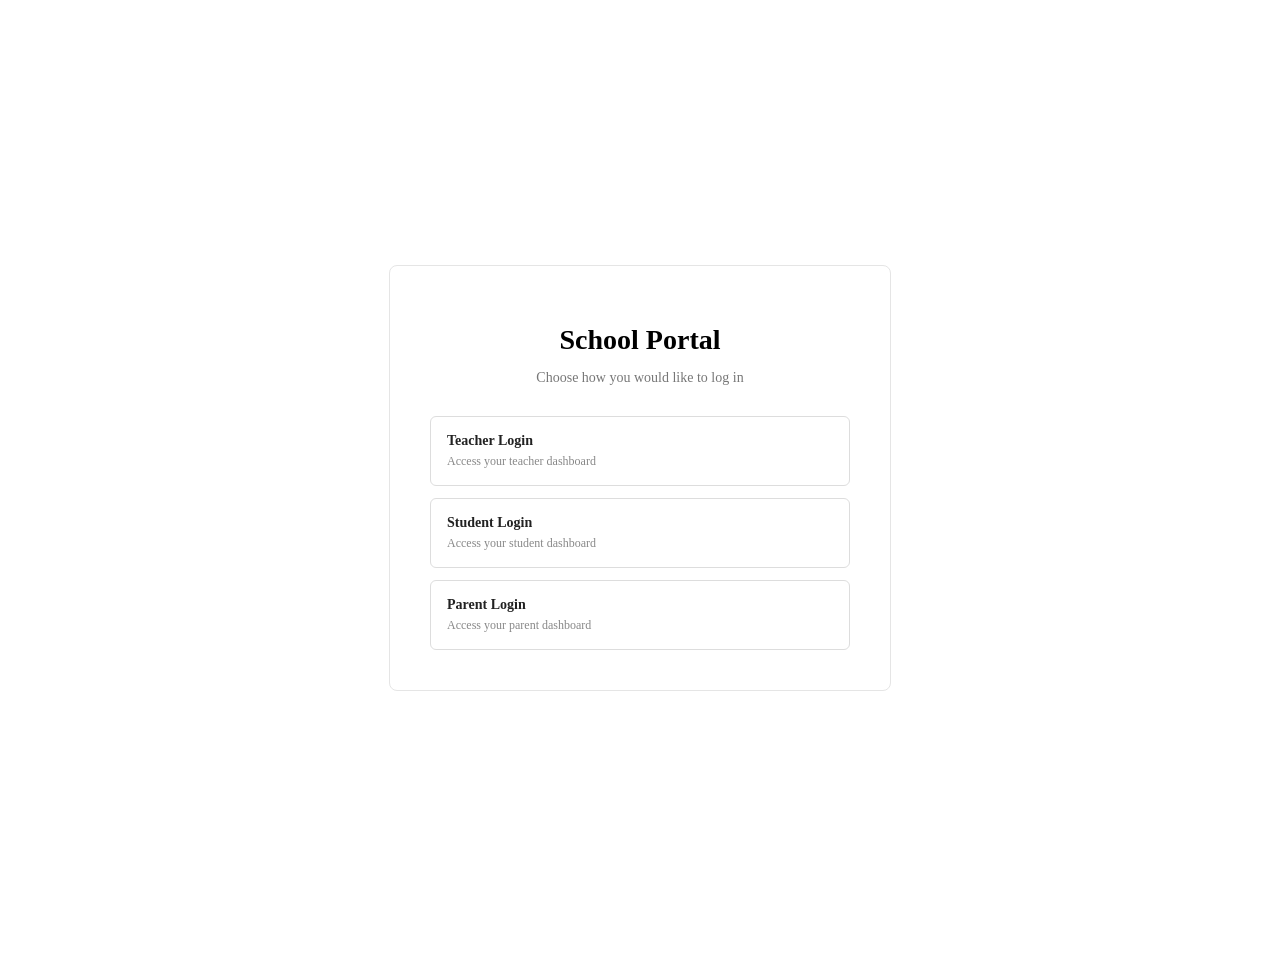
<file: index.html>
<!DOCTYPE html>

<html lang="en">
<head>
    <meta charset="UTF-8">
    <meta name="viewport" content="width=device-width, initial-scale=1.0">
    <title>School Portal - Login</title>
    <link rel="stylesheet" href="style.css">
</head>

<body>

<div class="login-container">

    <div class="login-box">

        <h1>School Portal</h1>
        <p class="subtitle">Choose how you would like to log in</p>

        <div class="login-options">

            <a href="teacher.html" class="login-button">
                <strong>Teacher Login</strong>
                <small>Access your teacher dashboard</small>
            </a>

            <a href="student.html" class="login-button">
                <strong>Student Login</strong>
                <small>Access your student dashboard</small>
            </a>

            <a href="parent.html" class="login-button">
                <strong>Parent Login</strong>
                <small>Access your parent dashboard</small>
            </a>

        </div>

    </div>

</div>

</body>
</html>
</file>
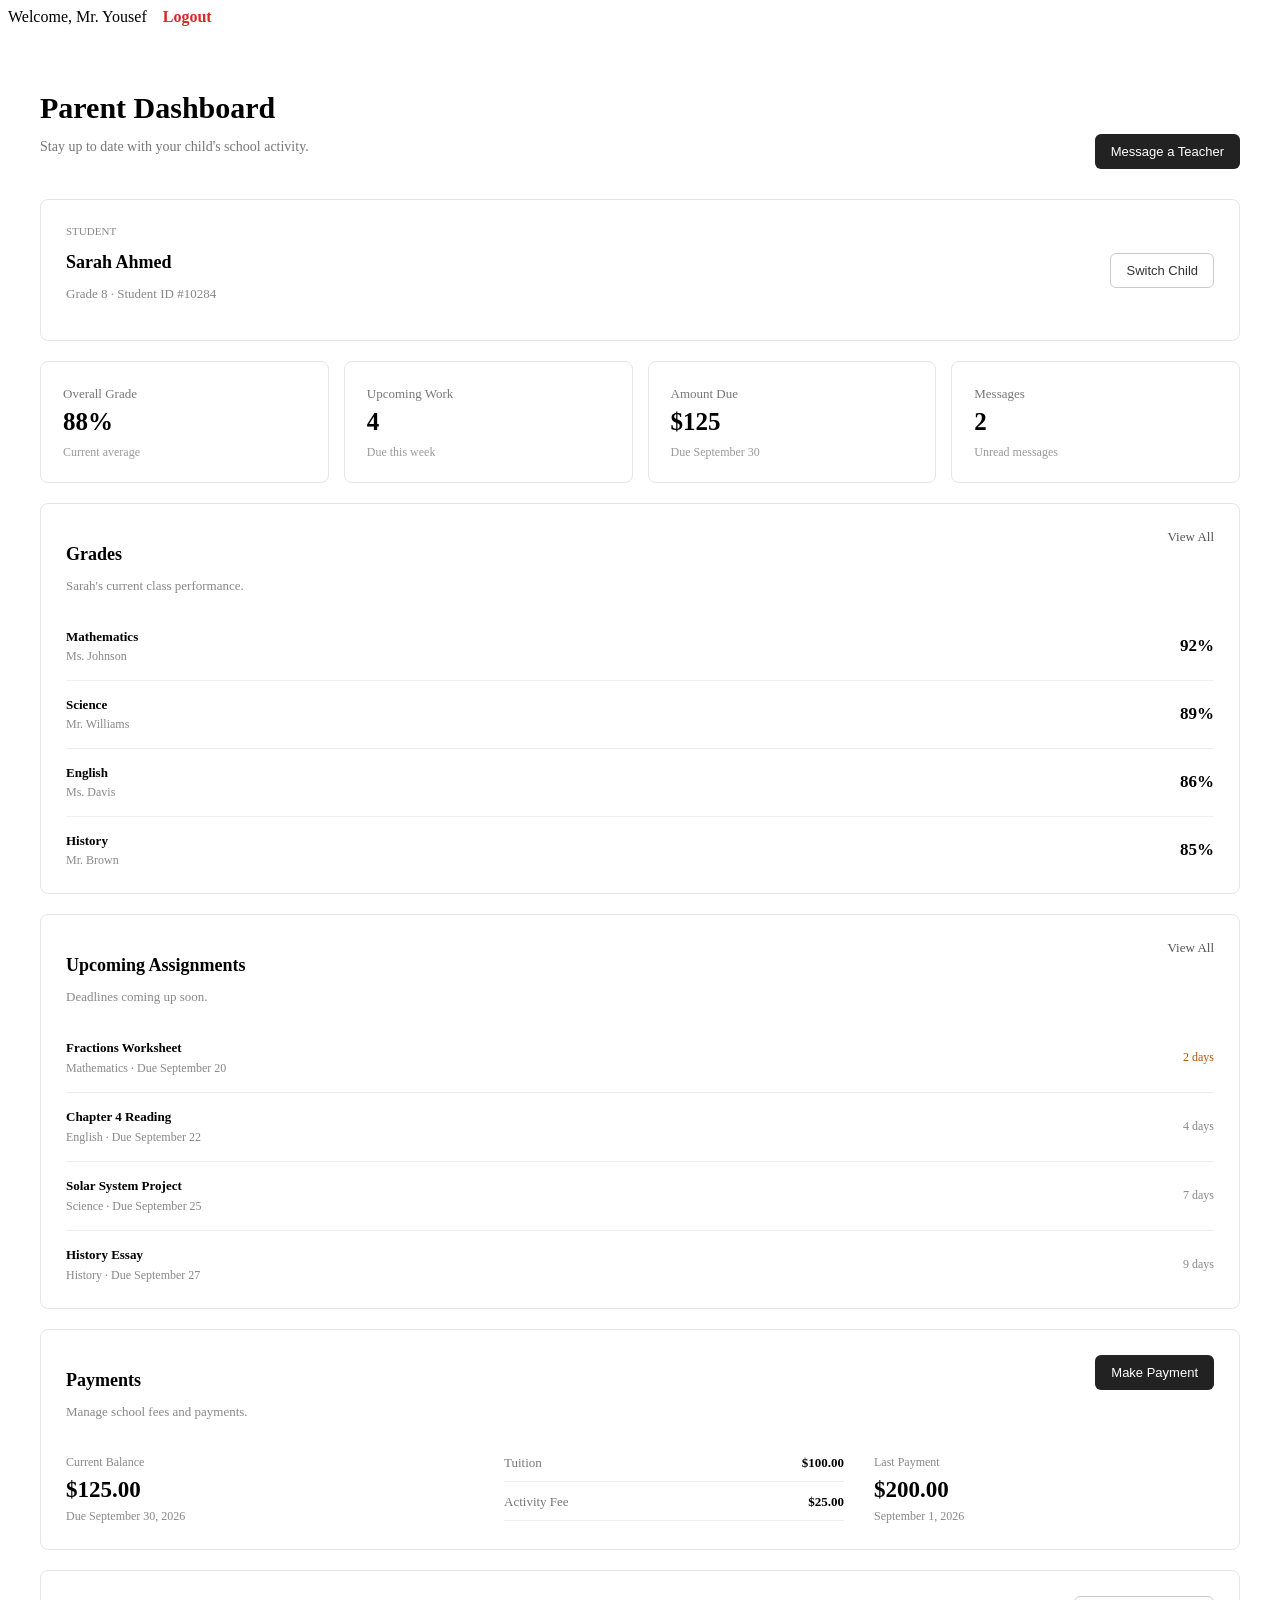
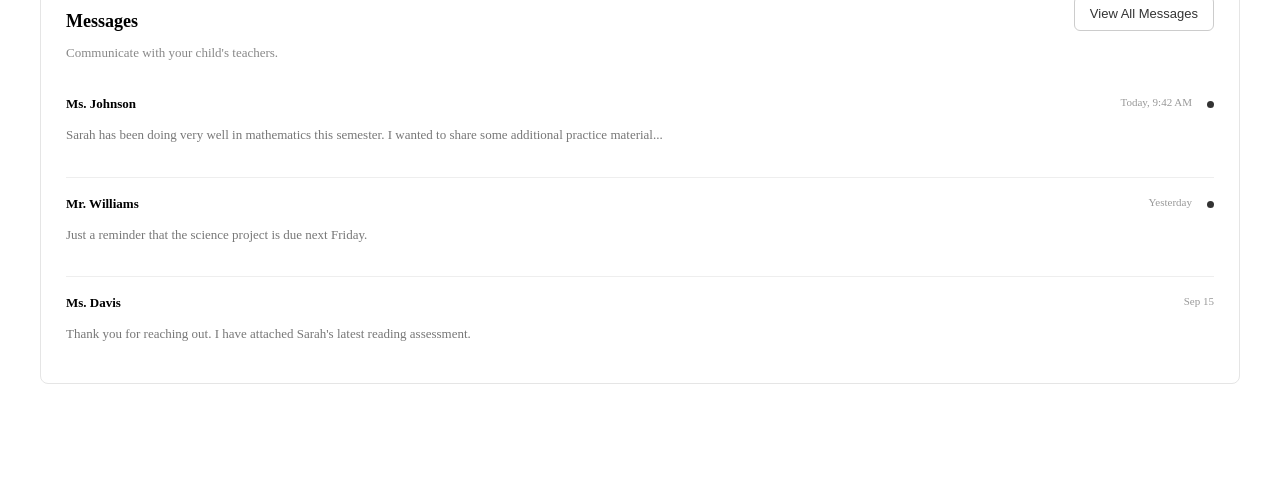
<file: parent.html>
<!doctype html>

<html lang="en">

<head>
    <meta charset="UTF-8" />
    <meta name="viewport" content="width=device-width, initial-scale=1.0" />
    <title>Parent Dashboard</title>
    <link rel="stylesheet" href="style.css" />
</head>

<body>

<!-- TOP NAVIGATION -->
<nav class="navbar">
    <!-- <div class="logo">School Portal</div> -->

    <div class="teacher-info">
        <span>Welcome, Mr. Yousef </span>
        <a href="index.html" class="logout-btn">Logout</a>
    </div>
</nav>

<!-- MAIN CONTENT -->
<main class="parent-main">

    <!-- PAGE HEADER -->
    <div class="parent-header">
        <div>
            <h1>Parent Dashboard</h1>
            <p>Stay up to date with your child's school activity.</p>
        </div>

        <button class="primary-button">Message a Teacher</button>
    </div>

    <!-- CHILD INFORMATION -->
    <section class="parent-section child-section">
        <div>
            <span class="section-label">Student</span>
            <h2>Sarah Ahmed</h2>
            <p>Grade 8 · Student ID #10284</p>
        </div>

        <button class="secondary-button">Switch Child</button>
    </section>

    <!-- QUICK OVERVIEW -->
    <section class="overview-section">

        <div class="parent-summary-card">
            <span class="summary-label">Overall Grade</span>
            <h2>88%</h2>
            <span class="summary-small">Current average</span>
        </div>

        <div class="parent-summary-card">
            <span class="summary-label">Upcoming Work</span>
            <h2>4</h2>
            <span class="summary-small">Due this week</span>
        </div>

        <div class="parent-summary-card">
            <span class="summary-label">Amount Due</span>
            <h2>$125</h2>
            <span class="summary-small">Due September 30</span>
        </div>

        <div class="parent-summary-card">
            <span class="summary-label">Messages</span>
            <h2>2</h2>
            <span class="summary-small">Unread messages</span>
        </div>

    </section>

    <!-- GRADES -->
    <section class="parent-section">

        <div class="parent-section-header">
            <div>
                <h2>Grades</h2>
                <p>Sarah's current class performance.</p>
            </div>

            <a href="#">View All</a>
        </div>

        <div class="subject-list">

            <div class="subject-row">
                <div>
                    <strong>Mathematics</strong>
                    <span>Ms. Johnson</span>
                </div>

                <strong class="grade-value">92%</strong>
            </div>

            <div class="subject-row">
                <div>
                    <strong>Science</strong>
                    <span>Mr. Williams</span>
                </div>

                <strong class="grade-value">89%</strong>
            </div>

            <div class="subject-row">
                <div>
                    <strong>English</strong>
                    <span>Ms. Davis</span>
                </div>

                <strong class="grade-value">86%</strong>
            </div>

            <div class="subject-row">
                <div>
                    <strong>History</strong>
                    <span>Mr. Brown</span>
                </div>

                <strong class="grade-value">85%</strong>
            </div>

        </div>

    </section>

    <!-- UPCOMING ASSIGNMENTS -->
    <section class="parent-section">

        <div class="parent-section-header">
            <div>
                <h2>Upcoming Assignments</h2>
                <p>Deadlines coming up soon.</p>
            </div>

            <a href="#">View All</a>
        </div>

        <div class="assignment-list">

            <div class="assignment-item">
                <div class="assignment-info">
                    <strong>Fractions Worksheet</strong>
                    <span>Mathematics · Due September 20</span>
                </div>

                <span class="due-soon">2 days</span>
            </div>

            <div class="assignment-item">
                <div class="assignment-info">
                    <strong>Chapter 4 Reading</strong>
                    <span>English · Due September 22</span>
                </div>

                <span class="due-date">4 days</span>
            </div>

            <div class="assignment-item">
                <div class="assignment-info">
                    <strong>Solar System Project</strong>
                    <span>Science · Due September 25</span>
                </div>

                <span class="due-date">7 days</span>
            </div>

            <div class="assignment-item">
                <div class="assignment-info">
                    <strong>History Essay</strong>
                    <span>History · Due September 27</span>
                </div>

                <span class="due-date">9 days</span>
            </div>

        </div>

    </section>

    <!-- PAYMENTS -->
    <section class="parent-section">

        <div class="parent-section-header">
            <div>
                <h2>Payments</h2>
                <p>Manage school fees and payments.</p>
            </div>

            <button class="primary-button">Make Payment</button>
        </div>

        <div class="payment-overview">

            <div class="payment-due">
                <span class="payment-label">Current Balance</span>
                <strong>$125.00</strong>
                <span class="payment-due-date">
                    Due September 30, 2026
                </span>
            </div>

            <div class="payment-details">

                <div>
                    <span>Tuition</span>
                    <strong>$100.00</strong>
                </div>

                <div>
                    <span>Activity Fee</span>
                    <strong>$25.00</strong>
                </div>

            </div>

            <div class="payment-history">
                <span class="payment-label">Last Payment</span>
                <strong>$200.00</strong>
                <span>September 1, 2026</span>
            </div>

        </div>

    </section>

    <!-- MESSAGES -->
    <section class="parent-section">

        <div class="parent-section-header">
            <div>
                <h2>Messages</h2>
                <p>Communicate with your child's teachers.</p>
            </div>

            <button class="secondary-button">View All Messages</button>
        </div>

        <div class="message-list">

            <div class="message-item">

                <div class="message-content">
                    <div class="message-top">
                        <strong>Ms. Johnson</strong>
                        <span>Today, 9:42 AM</span>
                    </div>

                    <p>
                        Sarah has been doing very well in mathematics this
                        semester. I wanted to share some additional
                        practice material...
                    </p>
                </div>

                <span class="unread-dot"></span>

            </div>

            <div class="message-item">

                <div class="message-content">
                    <div class="message-top">
                        <strong>Mr. Williams</strong>
                        <span>Yesterday</span>
                    </div>

                    <p>
                        Just a reminder that the science project is due
                        next Friday.
                    </p>
                </div>

                <span class="unread-dot"></span>

            </div>

            <div class="message-item">

                <div class="message-content">
                    <div class="message-top">
                        <strong>Ms. Davis</strong>
                        <span>Sep 15</span>
                    </div>

                    <p>
                        Thank you for reaching out. I have attached Sarah's
                        latest reading assessment.
                    </p>
                </div>

            </div>

        </div>

    </section>

</main>


</body>
</html>
</file>
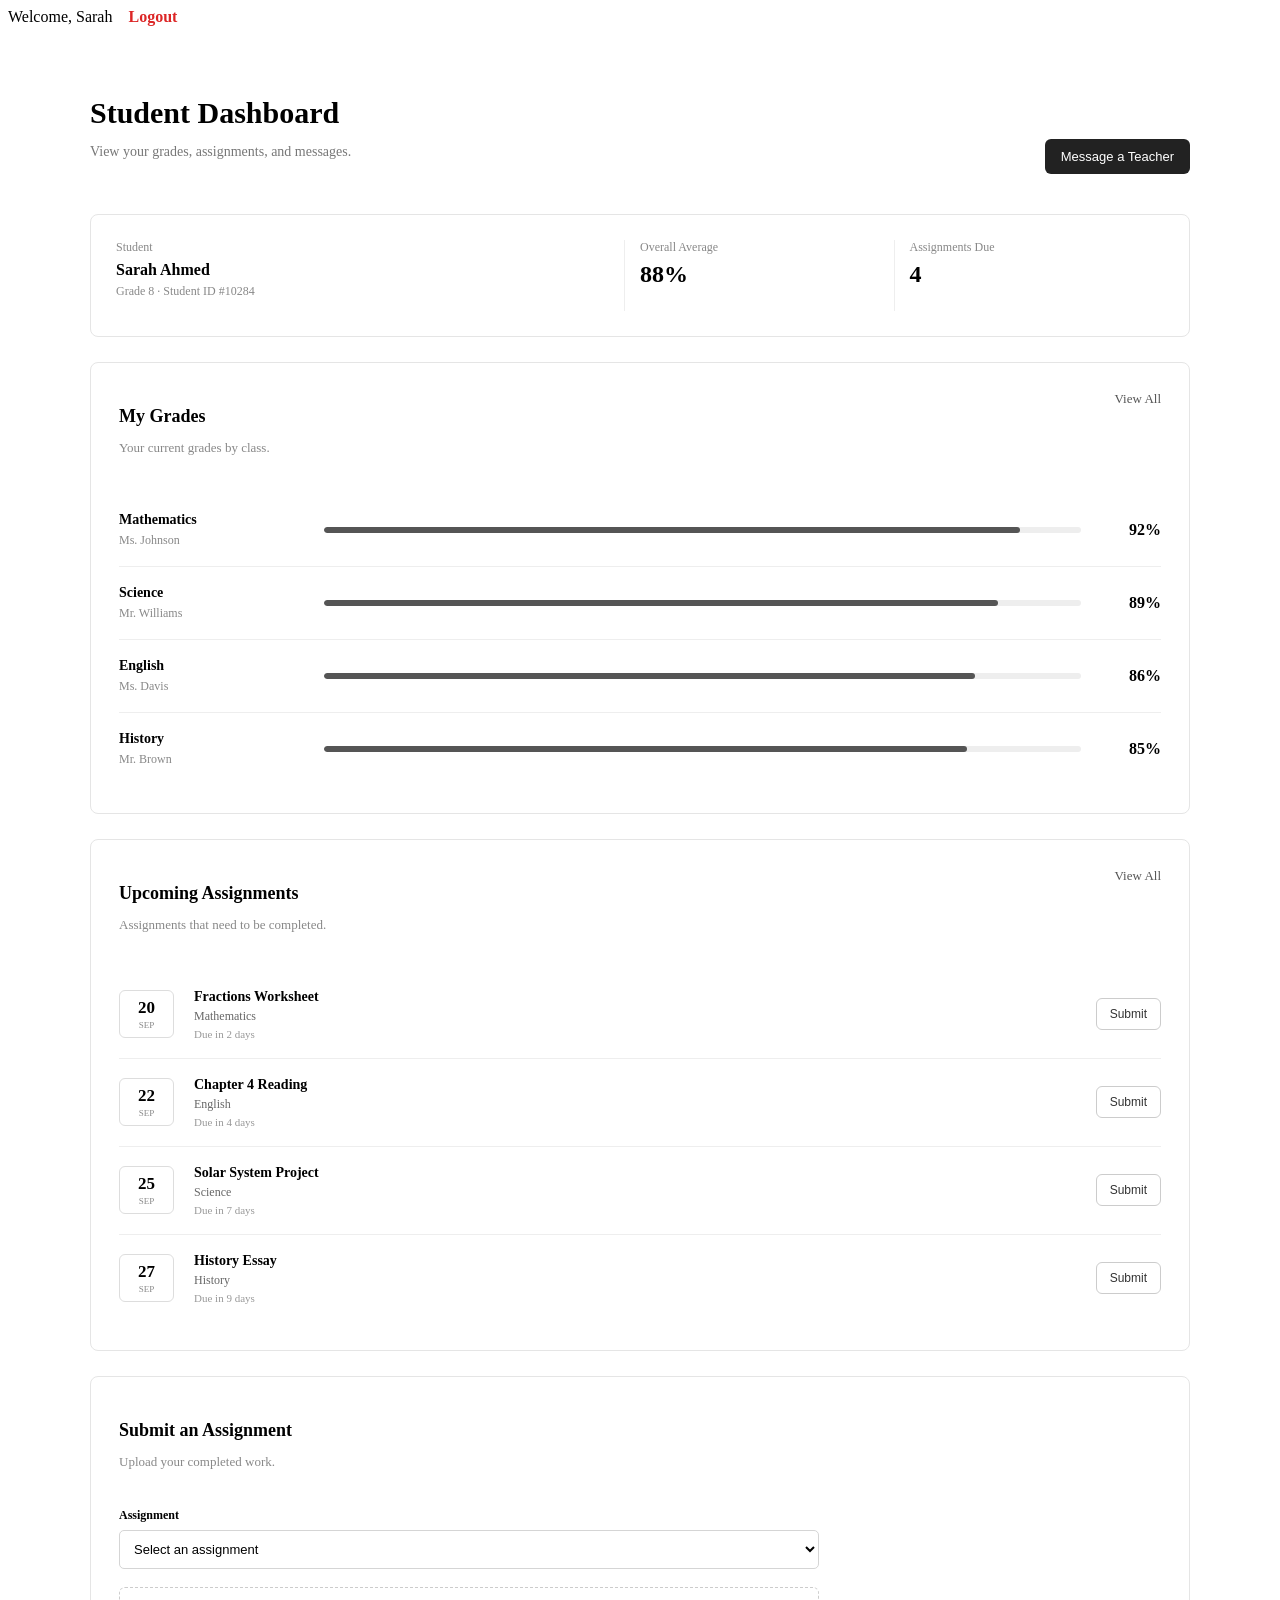
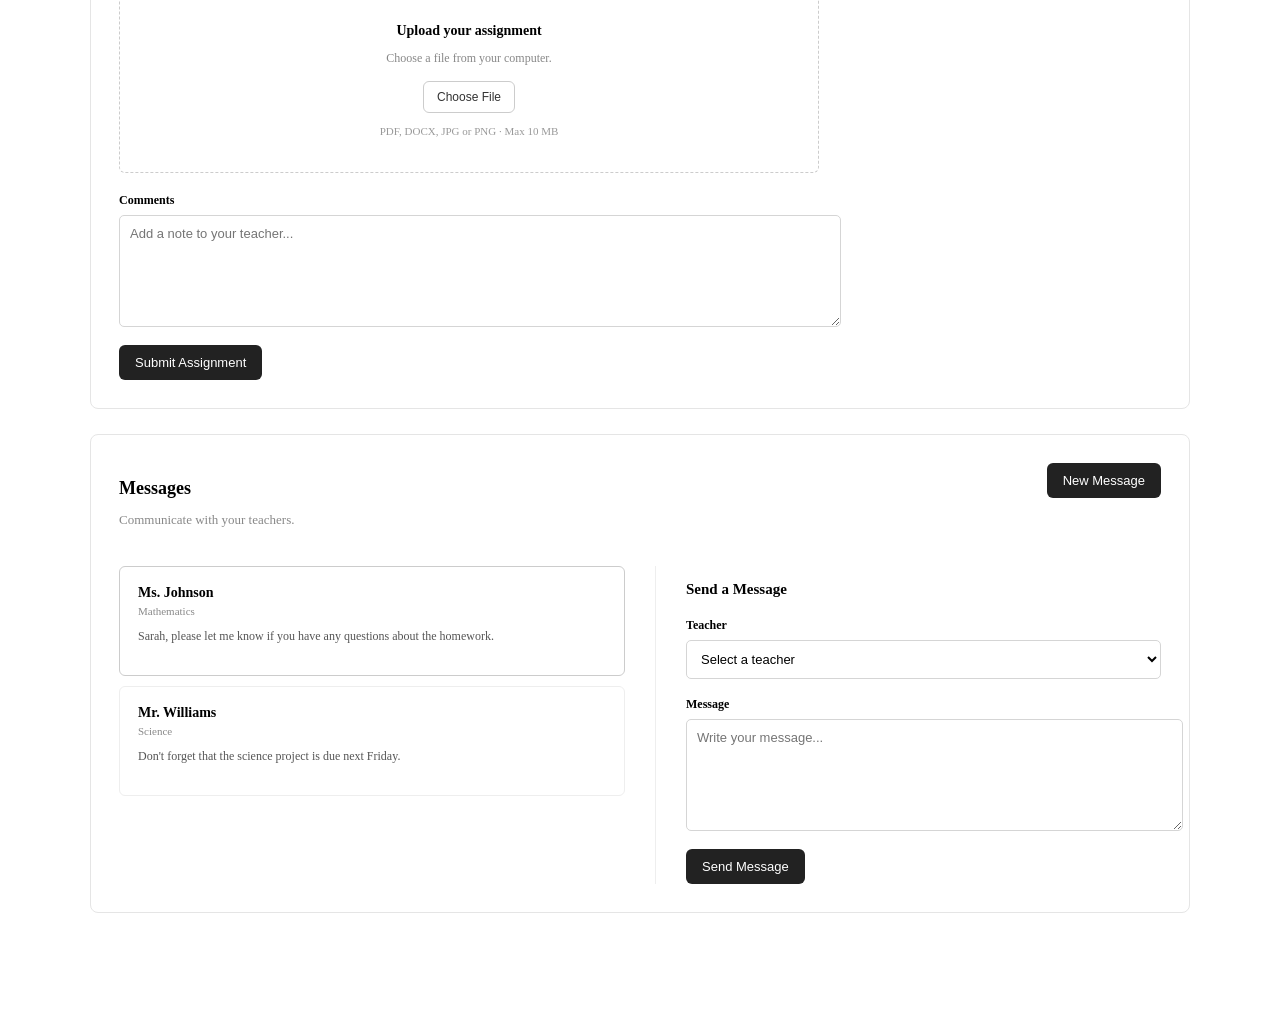
<file: student.html>
<!DOCTYPE html>

<html lang="en">

<head>
    <meta charset="UTF-8">
    <meta name="viewport" content="width=device-width, initial-scale=1.0">
    <title>Student Dashboard</title>
    <link rel="stylesheet" href="style.css">
</head>

<body>

<nav class="navbar">
    <div class="student-info">
        <span>Welcome, Sarah</span>
        <a href="index.html" class="logout-btn">Logout</a>
    </div>
</nav>


<main class="student-main">

    <!-- PAGE HEADER -->

    <div class="student-header">

        <div>
            <h1>Student Dashboard</h1>
            <p>View your grades, assignments, and messages.</p>
        </div>

        <button class="primary-button">
            Message a Teacher
        </button>

    </div>


    <!-- OVERVIEW -->

    <section class="student-overview">

        <div>
            <span class="overview-label">Student</span>
            <strong>Sarah Ahmed</strong>
            <p>Grade 8 · Student ID #10284</p>
        </div>

        <div>
            <span class="overview-label">Overall Average</span>
            <strong class="overview-number">88%</strong>
        </div>

        <div>
            <span class="overview-label">Assignments Due</span>
            <strong class="overview-number">4</strong>
        </div>

    </section>


    <!-- GRADES -->

    <section class="student-section">

        <div class="student-section-header">

            <div>
                <h2>My Grades</h2>
                <p>Your current grades by class.</p>
            </div>

            <a href="#">View All</a>

        </div>


        <div class="student-grade-list">

            <div class="student-grade-row">

                <div class="subject-details">
                    <strong>Mathematics</strong>
                    <span>Ms. Johnson</span>
                </div>

                <div class="grade-bar-container">
                    <div class="student-progress-bar">
                        <div
                            class="student-progress-fill"
                            style="width: 92%;">
                        </div>
                    </div>
                </div>

                <strong class="student-grade">92%</strong>

            </div>


            <div class="student-grade-row">

                <div class="subject-details">
                    <strong>Science</strong>
                    <span>Mr. Williams</span>
                </div>

                <div class="grade-bar-container">
                    <div class="student-progress-bar">
                        <div
                            class="student-progress-fill"
                            style="width: 89%;">
                        </div>
                    </div>
                </div>

                <strong class="student-grade">89%</strong>

            </div>


            <div class="student-grade-row">

                <div class="subject-details">
                    <strong>English</strong>
                    <span>Ms. Davis</span>
                </div>

                <div class="grade-bar-container">
                    <div class="student-progress-bar">
                        <div
                            class="student-progress-fill"
                            style="width: 86%;">
                        </div>
                    </div>
                </div>

                <strong class="student-grade">86%</strong>

            </div>


            <div class="student-grade-row">

                <div class="subject-details">
                    <strong>History</strong>
                    <span>Mr. Brown</span>
                </div>

                <div class="grade-bar-container">
                    <div class="student-progress-bar">
                        <div
                            class="student-progress-fill"
                            style="width: 85%;">
                        </div>
                    </div>
                </div>

                <strong class="student-grade">85%</strong>

            </div>

        </div>

    </section>


    <!-- UPCOMING ASSIGNMENTS -->

    <section class="student-section">

        <div class="student-section-header">

            <div>
                <h2>Upcoming Assignments</h2>
                <p>Assignments that need to be completed.</p>
            </div>

            <a href="#">View All</a>

        </div>


        <div class="student-assignment-list">

            <div class="student-assignment">

                <div class="student-assignment-date">
                    <strong>20</strong>
                    <span>SEP</span>
                </div>

                <div class="student-assignment-info">
                    <strong>Fractions Worksheet</strong>
                    <span>Mathematics</span>
                    <small>Due in 2 days</small>
                </div>

                <button class="secondary-button">
                    Submit
                </button>

            </div>


            <div class="student-assignment">

                <div class="student-assignment-date">
                    <strong>22</strong>
                    <span>SEP</span>
                </div>

                <div class="student-assignment-info">
                    <strong>Chapter 4 Reading</strong>
                    <span>English</span>
                    <small>Due in 4 days</small>
                </div>

                <button class="secondary-button">
                    Submit
                </button>

            </div>


            <div class="student-assignment">

                <div class="student-assignment-date">
                    <strong>25</strong>
                    <span>SEP</span>
                </div>

                <div class="student-assignment-info">
                    <strong>Solar System Project</strong>
                    <span>Science</span>
                    <small>Due in 7 days</small>
                </div>

                <button class="secondary-button">
                    Submit
                </button>

            </div>


            <div class="student-assignment">

                <div class="student-assignment-date">
                    <strong>27</strong>
                    <span>SEP</span>
                </div>

                <div class="student-assignment-info">
                    <strong>History Essay</strong>
                    <span>History</span>
                    <small>Due in 9 days</small>
                </div>

                <button class="secondary-button">
                    Submit
                </button>

            </div>

        </div>

    </section>


    <!-- SUBMIT ASSIGNMENT -->

    <section class="student-section">

        <div class="student-section-header">

            <div>
                <h2>Submit an Assignment</h2>
                <p>Upload your completed work.</p>
            </div>

        </div>


        <div class="submission-form">

            <div class="form-group">

                <label>Assignment</label>

                <select>
                    <option>Select an assignment</option>
                    <option>Fractions Worksheet</option>
                    <option>Chapter 4 Reading</option>
                    <option>Solar System Project</option>
                    <option>History Essay</option>
                </select>

            </div>


            <div class="upload-area">

                <strong>Upload your assignment</strong>

                <p>
                    Choose a file from your computer.
                </p>

                <button class="secondary-button">
                    Choose File
                </button>

                <span>
                    PDF, DOCX, JPG or PNG · Max 10 MB
                </span>

            </div>


            <div class="form-group">

                <label>Comments</label>

                <textarea
                    placeholder="Add a note to your teacher..."></textarea>

            </div>


            <button class="primary-button">
                Submit Assignment
            </button>

        </div>

    </section>


    <!-- MESSAGES -->

    <section class="student-section">

        <div class="student-section-header">

            <div>
                <h2>Messages</h2>
                <p>Communicate with your teachers.</p>
            </div>

            <button class="primary-button">
                New Message
            </button>

        </div>


        <div class="student-message-layout">

            <!-- MESSAGE LIST -->

            <div class="student-message-list">

                <div class="student-message-item active-message">

                    <div>
                        <strong>Ms. Johnson</strong>
                        <span>Mathematics</span>

                        <p>
                            Sarah, please let me know if you have
                            any questions about the homework.
                        </p>
                    </div>

                </div>


                <div class="student-message-item">

                    <div>
                        <strong>Mr. Williams</strong>
                        <span>Science</span>

                        <p>
                            Don't forget that the science project
                            is due next Friday.
                        </p>
                    </div>

                </div>

            </div>


            <!-- NEW MESSAGE -->

            <div class="new-message">

                <h3>Send a Message</h3>


                <div class="form-group">

                    <label>Teacher</label>

                    <select>

                        <option>Select a teacher</option>

                        <option>
                            Ms. Johnson - Mathematics
                        </option>

                        <option>
                            Mr. Williams - Science
                        </option>

                        <option>
                            Ms. Davis - English
                        </option>

                        <option>
                            Mr. Brown - History
                        </option>

                    </select>

                </div>


                <div class="form-group">

                    <label>Message</label>

                    <textarea
                        class="message-textarea"
                        placeholder="Write your message..."></textarea>

                </div>


                <button class="primary-button">
                    Send Message
                </button>

            </div>

        </div>

    </section>

</main>


</body>
</html>
</file>
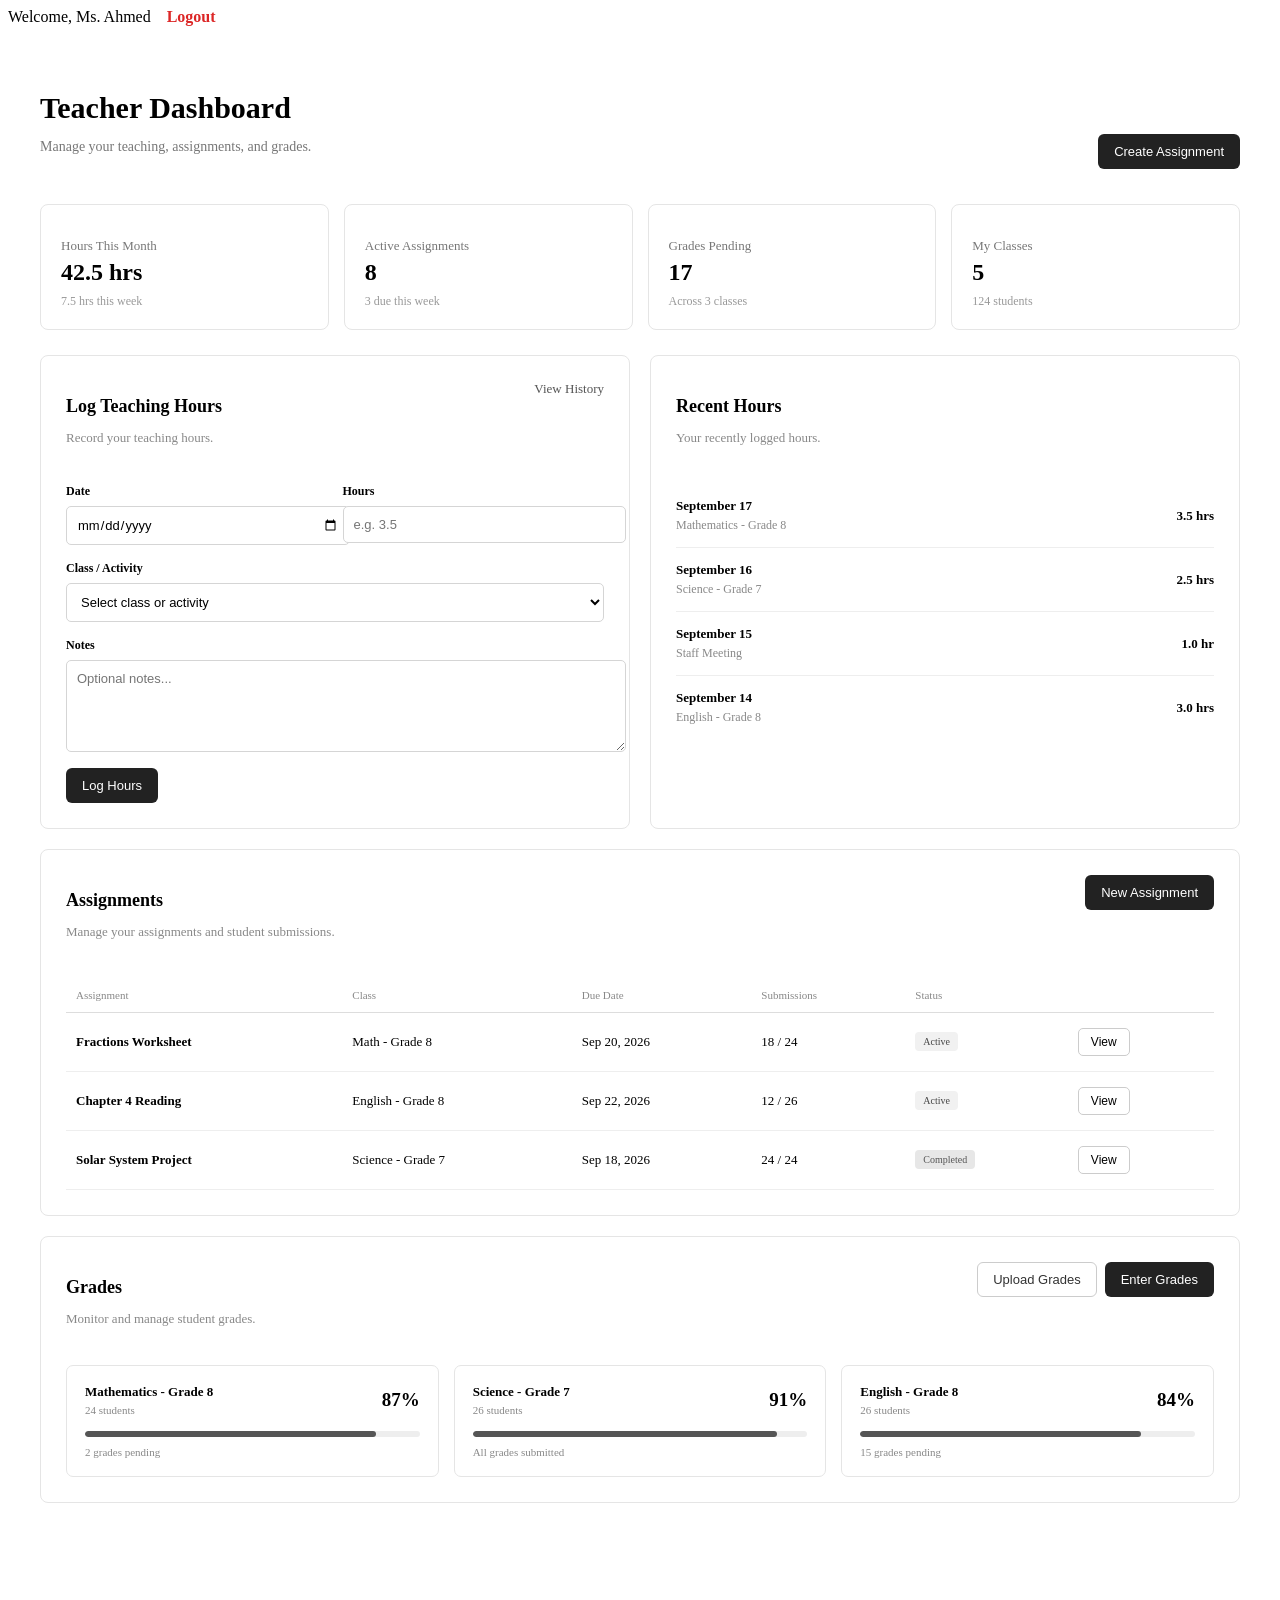
<file: teacher.html>
<!DOCTYPE html>
<html lang="en">

<head>
    <meta charset="UTF-8">
    <meta name="viewport" content="width=device-width, initial-scale=1.0">
    <title>Teacher Dashboard</title>
    <link rel="stylesheet" href="style.css">
</head>

<body>

    <!-- TOP NAVIGATION -->

    <nav class="navbar">

        <!-- <div class="logo">
            School Portal
        </div> -->

        <div class="teacher-info">
            <span>Welcome, Ms. Ahmed</span>
            <a href="index.html" class="logout-btn">Logout</a>
        </div>

    </nav>


    <!-- MAIN CONTENT -->

    <main class="teacher-main">

        <!-- PAGE HEADER -->

        <div class="page-header">

            <div>
                <h1>Teacher Dashboard</h1>
                <p>Manage your teaching, assignments, and grades.</p>
            </div>

            <button class="primary-button">
                Create Assignment
            </button>

        </div>


        <!-- SUMMARY -->

        <div class="summary-cards">

            <div class="summary-card">
                <p class="summary-label">Hours This Month</p>
                <h2>42.5 hrs</h2>
                <span class="summary-small">7.5 hrs this week</span>
            </div>


            <div class="summary-card">
                <p class="summary-label">Active Assignments</p>
                <h2>8</h2>
                <span class="summary-small">3 due this week</span>
            </div>


            <div class="summary-card">
                <p class="summary-label">Grades Pending</p>
                <h2>17</h2>
                <span class="summary-small">Across 3 classes</span>
            </div>


            <div class="summary-card">
                <p class="summary-label">My Classes</p>
                <h2>5</h2>
                <span class="summary-small">124 students</span>
            </div>

        </div>


        <!-- HOURS -->

        <div class="dashboard-grid">


            <!-- LOG HOURS -->

            <section class="dashboard-section">

                <div class="section-header">

                    <div>
                        <h2>Log Teaching Hours</h2>
                        <p>Record your teaching hours.</p>
                    </div>

                    <a href="#">View History</a>

                </div>


                <div class="hours-form">

                    <div class="form-row">

                        <div class="form-group">
                            <label>Date</label>
                            <input type="date">
                        </div>

                        <div class="form-group">
                            <label>Hours</label>
                            <input type="number" placeholder="e.g. 3.5">
                        </div>

                    </div>


                    <div class="form-group">

                        <label>Class / Activity</label>

                        <select>
                            <option>Select class or activity</option>
                            <option>Mathematics - Grade 8</option>
                            <option>Science - Grade 7</option>
                            <option>English - Grade 8</option>
                            <option>Administrative Work</option>
                            <option>Staff Meeting</option>
                        </select>

                    </div>


                    <div class="form-group">

                        <label>Notes</label>

                        <textarea
                            placeholder="Optional notes..."
                        ></textarea>

                    </div>


                    <button class="primary-button">
                        Log Hours
                    </button>

                </div>

            </section>


            <!-- RECENT HOURS -->

            <section class="dashboard-section">

                <div class="section-header">

                    <div>
                        <h2>Recent Hours</h2>
                        <p>Your recently logged hours.</p>
                    </div>

                </div>


                <div class="hours-list">

                    <div class="hours-item">

                        <div>
                            <strong>September 17</strong>
                            <span>Mathematics - Grade 8</span>
                        </div>

                        <strong>3.5 hrs</strong>

                    </div>


                    <div class="hours-item">

                        <div>
                            <strong>September 16</strong>
                            <span>Science - Grade 7</span>
                        </div>

                        <strong>2.5 hrs</strong>

                    </div>


                    <div class="hours-item">

                        <div>
                            <strong>September 15</strong>
                            <span>Staff Meeting</span>
                        </div>

                        <strong>1.0 hr</strong>

                    </div>


                    <div class="hours-item">

                        <div>
                            <strong>September 14</strong>
                            <span>English - Grade 8</span>
                        </div>

                        <strong>3.0 hrs</strong>

                    </div>

                </div>

            </section>

        </div>


        <!-- ASSIGNMENTS -->

        <section class="dashboard-section full-width">

            <div class="section-header">

                <div>
                    <h2>Assignments</h2>
                    <p>Manage your assignments and student submissions.</p>
                </div>

                <button class="primary-button">
                    New Assignment
                </button>

            </div>


            <div class="table-container">

                <table>

                    <thead>

                        <tr>
                            <th>Assignment</th>
                            <th>Class</th>
                            <th>Due Date</th>
                            <th>Submissions</th>
                            <th>Status</th>
                            <th></th>
                        </tr>

                    </thead>


                    <tbody>

                        <tr>

                            <td>
                                <strong>Fractions Worksheet</strong>
                            </td>

                            <td>Math - Grade 8</td>

                            <td>Sep 20, 2026</td>

                            <td>18 / 24</td>

                            <td>
                                <span class="status active-status">
                                    Active
                                </span>
                            </td>

                            <td>
                                <button class="table-button">
                                    View
                                </button>
                            </td>

                        </tr>


                        <tr>

                            <td>
                                <strong>Chapter 4 Reading</strong>
                            </td>

                            <td>English - Grade 8</td>

                            <td>Sep 22, 2026</td>

                            <td>12 / 26</td>

                            <td>
                                <span class="status active-status">
                                    Active
                                </span>
                            </td>

                            <td>
                                <button class="table-button">
                                    View
                                </button>
                            </td>

                        </tr>


                        <tr>

                            <td>
                                <strong>Solar System Project</strong>
                            </td>

                            <td>Science - Grade 7</td>

                            <td>Sep 18, 2026</td>

                            <td>24 / 24</td>

                            <td>
                                <span class="status completed-status">
                                    Completed
                                </span>
                            </td>

                            <td>
                                <button class="table-button">
                                    View
                                </button>
                            </td>

                        </tr>

                    </tbody>

                </table>

            </div>

        </section>


        <!-- GRADES -->

        <section class="dashboard-section full-width">

            <div class="section-header">

                <div>
                    <h2>Grades</h2>
                    <p>Monitor and manage student grades.</p>
                </div>

                <div class="header-buttons">

                    <button class="secondary-button">
                        Upload Grades
                    </button>

                    <button class="primary-button">
                        Enter Grades
                    </button>

                </div>

            </div>


            <div class="grades-overview">


                <div class="grade-class">

                    <div class="grade-class-header">

                        <div>
                            <strong>Mathematics - Grade 8</strong>
                            <span>24 students</span>
                        </div>

                        <strong>87%</strong>

                    </div>

                    <div class="progress-bar">
                        <div class="progress-fill" style="width: 87%;"></div>
                    </div>

                    <div class="grade-footer">
                        2 grades pending
                    </div>

                </div>


                <div class="grade-class">

                    <div class="grade-class-header">

                        <div>
                            <strong>Science - Grade 7</strong>
                            <span>26 students</span>
                        </div>

                        <strong>91%</strong>

                    </div>

                    <div class="progress-bar">
                        <div class="progress-fill" style="width: 91%;"></div>
                    </div>

                    <div class="grade-footer">
                        All grades submitted
                    </div>

                </div>


                <div class="grade-class">

                    <div class="grade-class-header">

                        <div>
                            <strong>English - Grade 8</strong>
                            <span>26 students</span>
                        </div>

                        <strong>84%</strong>

                    </div>

                    <div class="progress-bar">
                        <div class="progress-fill" style="width: 84%;"></div>
                    </div>

                    <div class="grade-footer">
                        15 grades pending
                    </div>

                </div>


            </div>

        </section>

    </main>

</body>

</html>
</file>
<file: style.css>
/* ========================================
LOGIN PAGE
======================================== */

.login-container {
min-height: 100vh;
display: flex;
justify-content: center;
align-items: center;
padding: 20px;
}

.login-box {
width: 100%;
max-width: 420px;
background: white;
border: 1px solid #e5e5e5;
border-radius: 8px;
padding: 40px;
}

.login-box h1 {
font-size: 28px;
font-weight: 600;
text-align: center;
margin-bottom: 8px;
}

.subtitle {
color: #777;
font-size: 14px;
text-align: center;
margin-bottom: 30px;
}

.login-options {
display: flex;
flex-direction: column;
gap: 12px;
}

.login-button {
display: flex;
flex-direction: column;
gap: 5px;
padding: 16px;
background: white;
border: 1px solid #ddd;
border-radius: 6px;
text-decoration: none;
color: #222;
}

.login-button:hover {
background: #f7f7f7;
border-color: #bbb;
}

.login-button strong {
font-size: 14px;
font-weight: 600;
}

.login-button small {
color: #888;
font-size: 12px;
}


/* =========================================
MINIMAL TEACHER DASHBOARD
========================================= */

/* .teacher-main {
    max-width: 1200px;
    margin: 0 auto;
    padding: 45px 30px 70px;
} */

/* MAIN TEACHER CONTENT */

.teacher-main {
    width: 100%;
    max-width: 1200px;
    margin: 0 auto;
    padding: 45px 30px 70px;
}




/* PAGE HEADER */

.page-header {
    display: flex;
    justify-content: space-between;
    align-items: flex-end;
    margin-bottom: 35px;
}

.page-header h1 {
    font-size: 30px;
    font-weight: 600;
    margin-bottom: 8px;
}

.page-header p {
    color: #777;
    font-size: 14px;
}


/* SUMMARY CARDS */

.summary-cards {
    display: grid;
    grid-template-columns: repeat(4, 1fr);
    gap: 15px;
    margin-bottom: 25px;
}

.summary-card {
    background: white;
    border: 1px solid #e5e5e5;
    border-radius: 8px;
    padding: 20px;
}

.summary-card h2 {
    font-size: 24px;
    font-weight: 600;
    margin: 5px 0;
}

.summary-label {
    color: #777;
    font-size: 13px;
    margin-bottom: 5px;
}

.summary-small {
    color: #999;
    font-size: 12px;
}


/* MAIN GRID */

.dashboard-grid {
    display: grid;
    grid-template-columns: 1fr 1fr;
    gap: 20px;
    margin-bottom: 20px;
}


/* SECTIONS */

.dashboard-section {
    background: white;
    border: 1px solid #e5e5e5;
    border-radius: 8px;
    padding: 25px;
}

.full-width {
    margin-bottom: 20px;
}


/* SECTION HEADERS */

.section-header {
    display: flex;
    justify-content: space-between;
    align-items: flex-start;
    margin-bottom: 25px;
}

.section-header h2 {
    font-size: 18px;
    font-weight: 600;
    margin-bottom: 5px;
}

.section-header p {
    color: #888;
    font-size: 13px;
}

.section-header a {
    color: #555;
    font-size: 13px;
    text-decoration: none;
}

.section-header a:hover {
    color: #111;
}


/* BUTTONS */

.primary-button {
    background: #222;
    color: white;
    border: none;
    border-radius: 6px;
    padding: 10px 16px;
    font-size: 13px;
    cursor: pointer;
}

.primary-button:hover {
    background: #444;
}

.secondary-button {
    background: white;
    color: #333;
    border: 1px solid #ccc;
    border-radius: 6px;
    padding: 9px 15px;
    font-size: 13px;
    cursor: pointer;
}

.secondary-button:hover {
    background: #f5f5f5;
}

.header-buttons {
    display: flex;
    gap: 8px;
}


/* FORMS */

.form-row {
    display: grid;
    grid-template-columns: 1fr 1fr;
    gap: 15px;
}

.form-group {
    display: flex;
    flex-direction: column;
    margin-bottom: 16px;
}

.form-group label {
    font-size: 12px;
    font-weight: 600;
    margin-bottom: 7px;
}

.form-group input,
.form-group select,
.form-group textarea {
    width: 100%;
    border: 1px solid #d5d5d5;
    border-radius: 5px;
    padding: 10px;
    font-family: Arial, sans-serif;
    font-size: 13px;
    background: white;
}

.form-group textarea {
    min-height: 70px;
    resize: vertical;
}

.form-group input:focus,
.form-group select:focus,
.form-group textarea:focus {
    outline: none;
    border-color: #888;
}


/* RECENT HOURS */

.hours-list {
    display: flex;
    flex-direction: column;
}

.hours-item {
    display: flex;
    justify-content: space-between;
    align-items: center;
    padding: 14px 0;
    border-bottom: 1px solid #eee;
}

.hours-item:last-child {
    border-bottom: none;
}

.hours-item strong {
    display: block;
    font-size: 13px;
}

.hours-item span {
    display: block;
    color: #888;
    font-size: 12px;
    margin-top: 4px;
}


/* TABLE */

.table-container {
    overflow-x: auto;
}

table {
    width: 100%;
    border-collapse: collapse;
}

th {
    text-align: left;
    color: #888;
    font-size: 11px;
    font-weight: 500;
    padding: 11px 10px;
    border-bottom: 1px solid #ddd;
}

td {
    padding: 15px 10px;
    border-bottom: 1px solid #eee;
    font-size: 13px;
}

td strong {
    font-weight: 600;
}


/* TABLE BUTTON */

.table-button {
    background: white;
    border: 1px solid #ccc;
    border-radius: 5px;
    padding: 6px 12px;
    cursor: pointer;
    font-size: 12px;
}

.table-button:hover {
    background: #f5f5f5;
}


/* STATUS */

.status {
    display: inline-block;
    padding: 4px 8px;
    border-radius: 4px;
    font-size: 10px;
}

.active-status {
    background: #f1f1f1;
    color: #444;
}

.completed-status {
    background: #e7e7e7;
    color: #555;
}


/* GRADES */

.grades-overview {
    display: grid;
    grid-template-columns: repeat(3, 1fr);
    gap: 15px;
}

.grade-class {
    border: 1px solid #e5e5e5;
    border-radius: 7px;
    padding: 18px;
}

.grade-class-header {
    display: flex;
    justify-content: space-between;
    align-items: center;
    margin-bottom: 15px;
}

.grade-class-header > div strong {
    display: block;
    font-size: 13px;
}

.grade-class-header span {
    display: block;
    color: #888;
    font-size: 11px;
    margin-top: 4px;
}

.grade-class-header > strong {
    font-size: 19px;
}

.progress-bar {
    width: 100%;
    height: 6px;
    background: #eee;
    border-radius: 10px;
    overflow: hidden;
}

.progress-fill {
    height: 100%;
    background: #555;
    border-radius: 10px;
}

.grade-footer {
    color: #888;
    font-size: 11px;
    margin-top: 9px;
}


/* LOGOUT */

.teacher-info .logout-btn {
    color: #dc2626 !important;
    text-decoration: none !important;
    font-weight: 600;
    padding: 8px 12px;
    border-radius: 6px;
}

.teacher-info .logout-btn:hover {
    color: #b91c1c !important;
    background: #fee2e2;
}


/* MOBILE */

@media (max-width: 900px) {

    .summary-cards {
        grid-template-columns: repeat(2, 1fr);
    }

    .dashboard-grid {
        grid-template-columns: 1fr;
    }

    .grades-overview {
        grid-template-columns: 1fr;
    }

}


@media (max-width: 600px) {

    .navbar {
        padding: 0 20px;
    }

    .teacher-info {
        gap: 10px;
    }

    .teacher-info span {
        display: none;
    }

    .teacher-main {
        padding: 30px 15px 50px;
    }

    .page-header {
        flex-direction: column;
        align-items: flex-start;
        gap: 15px;
    }

    .page-header .primary-button {
        width: 100%;
    }

    .summary-cards {
        grid-template-columns: 1fr;
    }

    .form-row {
        grid-template-columns: 1fr;
    }

    .section-header {
        flex-direction: column;
        gap: 12px;
    }

    .header-buttons {
        width: 100%;
    }

    .header-buttons button {
        flex: 1;
    }

}


/* ========================================
SIMPLIFIED STUDENT DASHBOARD
======================================== */

.student-main {
width: 100%;
flex: none;
max-width: 1100px;
margin: 0 auto;
padding: 50px 30px 80px;
}

/* PAGE HEADER */

.student-header {
display: flex;
justify-content: space-between;
align-items: flex-end;
margin-bottom: 40px;
}

.student-header h1 {
font-size: 30px;
font-weight: 600;
margin-bottom: 8px;
}

.student-header p {
color: #777;
font-size: 14px;
}

/* OVERVIEW */

.student-overview {
display: grid;
grid-template-columns: 2fr 1fr 1fr;
gap: 15px;
background: white;
border: 1px solid #e5e5e5;
border-radius: 8px;
padding: 25px;
margin-bottom: 25px;
}

.student-overview > div {
padding-right: 20px;
}

.student-overview > div:not(:last-child) {
border-right: 1px solid #eee;
}

.overview-label {
display: block;
color: #888;
font-size: 12px;
margin-bottom: 6px;
}

.student-overview strong {
display: block;
font-size: 16px;
font-weight: 600;
}

.student-overview p {
color: #888;
font-size: 12px;
margin-top: 5px;
}

.student-overview .overview-number {
font-size: 24px;
}

/* SECTIONS */

.student-section {
background: white;
border: 1px solid #e5e5e5;
border-radius: 8px;
padding: 28px;
margin-bottom: 25px;
}

.student-section-header {
display: flex;
justify-content: space-between;
align-items: flex-start;
margin-bottom: 25px;
}

.student-section-header h2 {
font-size: 18px;
font-weight: 600;
margin-bottom: 5px;
}

.student-section-header p {
color: #888;
font-size: 13px;
}

.student-section-header a {
color: #555;
font-size: 13px;
text-decoration: none;
}

.student-section-header a:hover {
color: #000;
}

/* GRADES */

.student-grade-list {
display: flex;
flex-direction: column;
}

.student-grade-row {
display: grid;
grid-template-columns: 180px 1fr 55px;
align-items: center;
gap: 25px;
padding: 18px 0;
border-bottom: 1px solid #eee;
}

.student-grade-row:last-child {
border-bottom: none;
}

.subject-details strong {
display: block;
font-size: 14px;
font-weight: 600;
}

.subject-details span {
display: block;
color: #888;
font-size: 12px;
margin-top: 5px;
}

.grade-bar-container {
width: 100%;
}

.student-progress-bar {
width: 100%;
height: 6px;
background: #eee;
border-radius: 10px;
overflow: hidden;
}

.student-progress-fill {
height: 100%;
background: #555;
border-radius: 10px;
}

.student-grade {
font-size: 16px;
font-weight: 600;
text-align: right;
}

/* ASSIGNMENTS */

.student-assignment-list {
display: flex;
flex-direction: column;
}

.student-assignment {
display: grid;
grid-template-columns: 55px 1fr auto;
align-items: center;
gap: 20px;
padding: 18px 0;
border-bottom: 1px solid #eee;
}

.student-assignment:last-child {
border-bottom: none;
}

.student-assignment-date {
text-align: center;
border: 1px solid #ddd;
border-radius: 6px;
padding: 7px 5px;
}

.student-assignment-date strong {
display: block;
font-size: 17px;
font-weight: 600;
}

.student-assignment-date span {
display: block;
color: #888;
font-size: 9px;
margin-top: 2px;
}

.student-assignment-info strong {
display: block;
font-size: 14px;
font-weight: 600;
}

.student-assignment-info span {
display: block;
color: #666;
font-size: 12px;
margin-top: 4px;
}

.student-assignment-info small {
display: block;
color: #999;
font-size: 11px;
margin-top: 4px;
}

/* SUBMISSION FORM */

.submission-form {
max-width: 700px;
}

.upload-area {
border: 1px dashed #ccc;
border-radius: 6px;
padding: 35px 20px;
text-align: center;
margin-bottom: 20px;
}

.upload-area strong {
display: block;
font-size: 14px;
font-weight: 600;
margin-bottom: 6px;
}

.upload-area p {
color: #888;
font-size: 12px;
margin-bottom: 15px;
}

.upload-area span {
display: block;
color: #999;
font-size: 11px;
margin-top: 12px;
}

/* MESSAGES */

.student-message-layout {
display: grid;
grid-template-columns: 1fr 1fr;
gap: 30px;
}

.student-message-list {
display: flex;
flex-direction: column;
}

.student-message-item {
padding: 18px;
border: 1px solid #eee;
border-radius: 6px;
margin-bottom: 10px;
}

.student-message-item.active-message {
border-color: #ccc;
}

.student-message-item strong {
display: block;
font-size: 14px;
font-weight: 600;
}

.student-message-item span {
display: block;
color: #888;
font-size: 11px;
margin-top: 4px;
}

.student-message-item p {
color: #555;
font-size: 12px;
line-height: 1.5;
margin-top: 10px;
}

.new-message {
border-left: 1px solid #eee;
padding-left: 30px;
}

.new-message h3 {
font-size: 15px;
font-weight: 600;
margin-bottom: 20px;
}

/* BUTTONS */

.student-main .primary-button {
background: #222;
color: white;
border: none;
border-radius: 6px;
padding: 10px 16px;
font-size: 13px;
cursor: pointer;
}

.student-main .primary-button:hover {
background: #444;
}

.student-main .secondary-button {
background: white;
color: #333;
border: 1px solid #ccc;
border-radius: 6px;
padding: 8px 13px;
font-size: 12px;
cursor: pointer;
}

.student-main .secondary-button:hover {
background: #f5f5f5;
}

/* FORM ELEMENTS */

.student-main .form-group {
display: flex;
flex-direction: column;
margin-bottom: 18px;
}

.student-main .form-group label {
font-size: 12px;
font-weight: 600;
margin-bottom: 7px;
}

.student-main .form-group input,
.student-main .form-group select,
.student-main .form-group textarea {
width: 100%;
border: 1px solid #d5d5d5;
border-radius: 5px;
padding: 10px;
font-family: Arial, sans-serif;
font-size: 13px;
background: white;
}

.student-main .form-group textarea {
min-height: 90px;
resize: vertical;
}

/* LOGOUT */

.student-info .logout-btn {
color: #dc2626 !important;
text-decoration: none !important;
font-weight: 600;
padding: 8px 12px;
border-radius: 6px;
}

.student-info .logout-btn:hover {
color: #b91c1c !important;
background: #fee2e2;
}

/* MOBILE */

@media (max-width: 800px) {

```
.student-main {
    padding: 35px 20px 60px;
}

.student-header {
    flex-direction: column;
    align-items: flex-start;
    gap: 15px;
}

.student-header .primary-button {
    width: 100%;
}

.student-overview {
    grid-template-columns: 1fr;
    gap: 20px;
}

.student-overview > div:not(:last-child) {
    border-right: none;
    border-bottom: 1px solid #eee;
    padding-bottom: 20px;
}

.student-grade-row {
    grid-template-columns: 1fr 55px;
    gap: 10px;
}

.grade-bar-container {
    grid-column: 1 / 2;
    grid-row: 2;
}

.student-grade {
    grid-column: 2;
    grid-row: 1;
}

.student-assignment {
    grid-template-columns: 50px 1fr;
}

.student-assignment .secondary-button {
    grid-column: 2;
    justify-self: start;
}

.student-message-layout {
    grid-template-columns: 1fr;
}

.new-message {
    border-left: none;
    border-top: 1px solid #eee;
    padding-left: 0;
    padding-top: 25px;
}
```

}

@media (max-width: 600px) {

```
.navbar {
    padding: 0 20px;
}

.student-info span {
    display: none;
}

.student-main {
    padding: 30px 15px 50px;
}

.student-section {
    padding: 20px;
}

.student-section-header {
    flex-direction: column;
    gap: 12px;
}
```

}


/* ========================================
SIMPLIFIED PARENT DASHBOARD
======================================== */

.parent-main {
width: 100%;
max-width: 1200px;
margin: 0 auto;
padding: 45px 30px 70px;
}

.parent-header {
display: flex;
justify-content: space-between;
align-items: flex-end;
margin-bottom: 30px;
}

.parent-header h1 {
font-size: 30px;
font-weight: 600;
margin-bottom: 8px;
}

.parent-header p {
color: #777;
font-size: 14px;
}

/* CHILD INFORMATION */

.child-section {
display: flex;
justify-content: space-between;
align-items: center;
margin-bottom: 20px;
}

.section-label {
display: block;
color: #888;
font-size: 11px;
text-transform: uppercase;
margin-bottom: 6px;
}

.child-section h2 {
font-size: 18px;
font-weight: 600;
margin-bottom: 4px;
}

.child-section p {
color: #888;
font-size: 13px;
}

/* OVERVIEW */

.overview-section {
display: grid;
grid-template-columns: repeat(4, 1fr);
gap: 15px;
margin-bottom: 20px;
}

.parent-summary-card {
background: white;
border: 1px solid #e5e5e5;
border-radius: 8px;
padding: 22px;
}

.parent-summary-card h2 {
font-size: 25px;
font-weight: 600;
margin: 6px 0;
}

.summary-label {
color: #777;
font-size: 13px;
}

.summary-small {
color: #999;
font-size: 12px;
}

/* SECTIONS */

.parent-section {
background: white;
border: 1px solid #e5e5e5;
border-radius: 8px;
padding: 25px;
margin-bottom: 20px;
}

.parent-section-header {
display: flex;
justify-content: space-between;
align-items: flex-start;
margin-bottom: 22px;
}

.parent-section-header h2 {
font-size: 18px;
font-weight: 600;
margin-bottom: 5px;
}

.parent-section-header p {
color: #888;
font-size: 13px;
}

.parent-section-header a {
color: #555;
font-size: 13px;
text-decoration: none;
}

.parent-section-header a:hover {
color: #000;
}

/* GRADES */

.subject-list {
display: flex;
flex-direction: column;
}

.subject-row {
display: flex;
justify-content: space-between;
align-items: center;
padding: 16px 0;
border-bottom: 1px solid #eee;
}

.subject-row:first-child {
padding-top: 0;
}

.subject-row:last-child {
border-bottom: none;
padding-bottom: 0;
}

.subject-row strong {
display: block;
font-size: 13px;
}

.subject-row span {
display: block;
color: #888;
font-size: 12px;
margin-top: 4px;
}

.grade-value {
font-size: 17px !important;
}

/* ASSIGNMENTS */

.assignment-list {
display: flex;
flex-direction: column;
}

.assignment-item {
display: flex;
justify-content: space-between;
align-items: center;
padding: 16px 0;
border-bottom: 1px solid #eee;
}

.assignment-item:first-child {
padding-top: 0;
}

.assignment-item:last-child {
border-bottom: none;
padding-bottom: 0;
}

.assignment-info strong {
display: block;
font-size: 13px;
font-weight: 600;
}

.assignment-info span {
display: block;
color: #888;
font-size: 12px;
margin-top: 5px;
}

.due-soon,
.due-date {
font-size: 12px;
white-space: nowrap;
}

.due-soon {
color: #b45309;
}

.due-date {
color: #888;
}

/* PAYMENTS */

.payment-overview {
display: grid;
grid-template-columns: 1.2fr 1fr 1fr;
gap: 30px;
}

.payment-due,
.payment-history,
.payment-details {
display: flex;
flex-direction: column;
}

.payment-label {
color: #888;
font-size: 12px;
margin-bottom: 7px;
}

.payment-due strong,
.payment-history strong {
font-size: 23px;
font-weight: 600;
}

.payment-due-date,
.payment-history > span:last-child {
color: #888;
font-size: 12px;
margin-top: 6px;
}

.payment-details {
gap: 12px;
}

.payment-details div {
display: flex;
justify-content: space-between;
padding-bottom: 10px;
border-bottom: 1px solid #eee;
}

.payment-details span {
color: #777;
font-size: 13px;
}

.payment-details strong {
font-size: 13px;
font-weight: 600;
}

/* MESSAGES */

.message-list {
display: flex;
flex-direction: column;
}

.message-item {
display: flex;
align-items: flex-start;
gap: 15px;
padding: 18px 0;
border-bottom: 1px solid #eee;
}

.message-item:first-child {
padding-top: 0;
}

.message-item:last-child {
border-bottom: none;
padding-bottom: 0;
}

.message-content {
flex: 1;
}

.message-top {
display: flex;
justify-content: space-between;
gap: 20px;
margin-bottom: 7px;
}

.message-top strong {
font-size: 13px;
}

.message-top span {
color: #999;
font-size: 11px;
white-space: nowrap;
}

.message-content p {
color: #777;
font-size: 13px;
line-height: 1.6;
}

.unread-dot {
width: 7px;
height: 7px;
background: #333;
border-radius: 50%;
margin-top: 5px;
flex-shrink: 0;
}

/* BUTTONS */

.parent-main .primary-button {
background: #222;
color: white;
border: none;
border-radius: 6px;
padding: 10px 16px;
font-size: 13px;
cursor: pointer;
}

.parent-main .primary-button:hover {
background: #444;
}

.parent-main .secondary-button {
background: white;
color: #333;
border: 1px solid #ccc;
border-radius: 6px;
padding: 9px 15px;
font-size: 13px;
cursor: pointer;
}

.parent-main .secondary-button:hover {
background: #f5f5f5;
}

/* LOGOUT */

.teacher-info .logout-btn {
color: #dc2626 !important;
text-decoration: none !important;
font-weight: 600;
padding: 8px 12px;
border-radius: 6px;
}

.teacher-info .logout-btn:hover {
color: #b91c1c !important;
background: #fee2e2;
}

/* RESPONSIVE */

@media (max-width: 900px) {

```
.overview-section {
    grid-template-columns: repeat(2, 1fr);
}

.payment-overview {
    grid-template-columns: 1fr;
    gap: 20px;
}
```

}

@media (max-width: 600px) {

```
.navbar {
    padding: 0 20px;
}

.teacher-info span {
    display: none;
}

.parent-main {
    padding: 30px 15px 50px;
}

.parent-header {
    flex-direction: column;
    align-items: flex-start;
    gap: 15px;
}

.parent-header .primary-button {
    width: 100%;
}

.child-section {
    flex-direction: column;
    align-items: flex-start;
    gap: 15px;
}

.child-section .secondary-button {
    width: 100%;
}

.overview-section {
    grid-template-columns: 1fr;
}

.parent-section {
    padding: 20px;
}

.parent-section-header {
    flex-direction: column;
    gap: 12px;
}

.message-top {
    flex-direction: column;
    gap: 4px;
}
```

}
</file>
